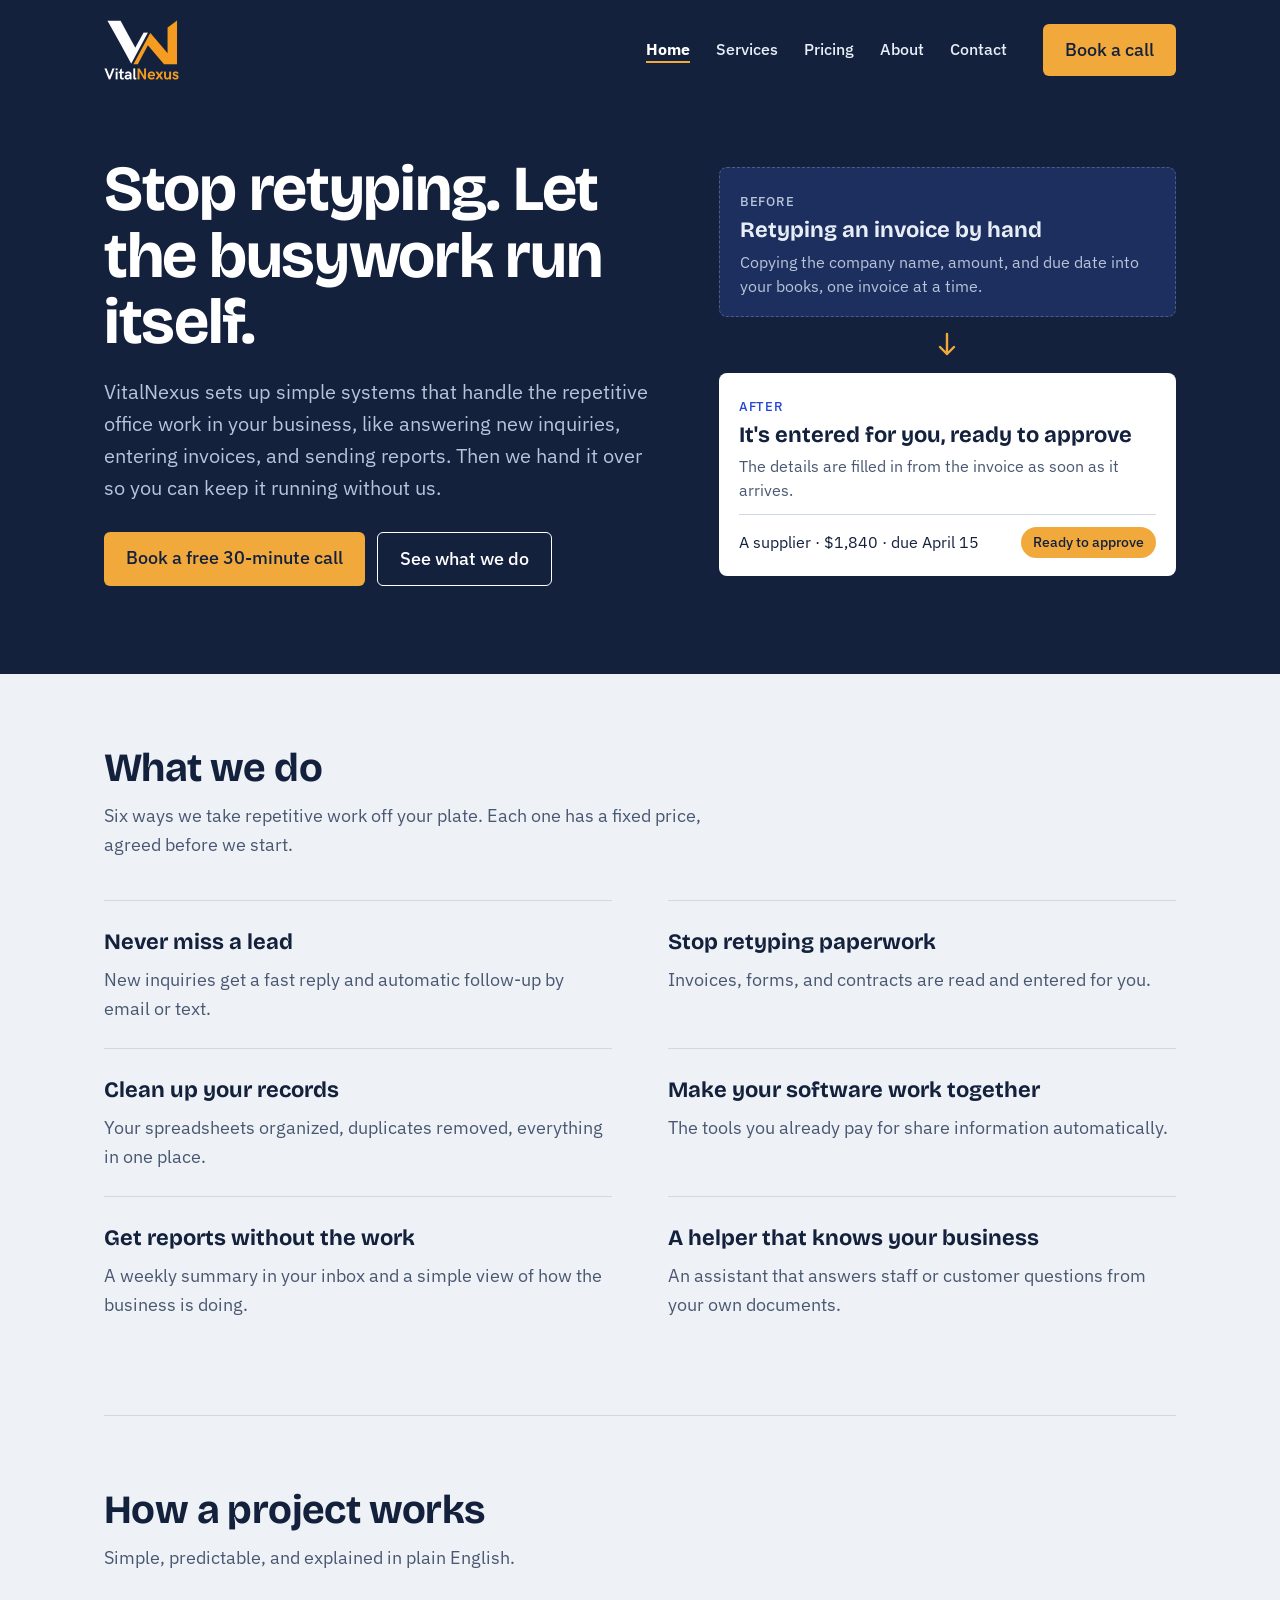
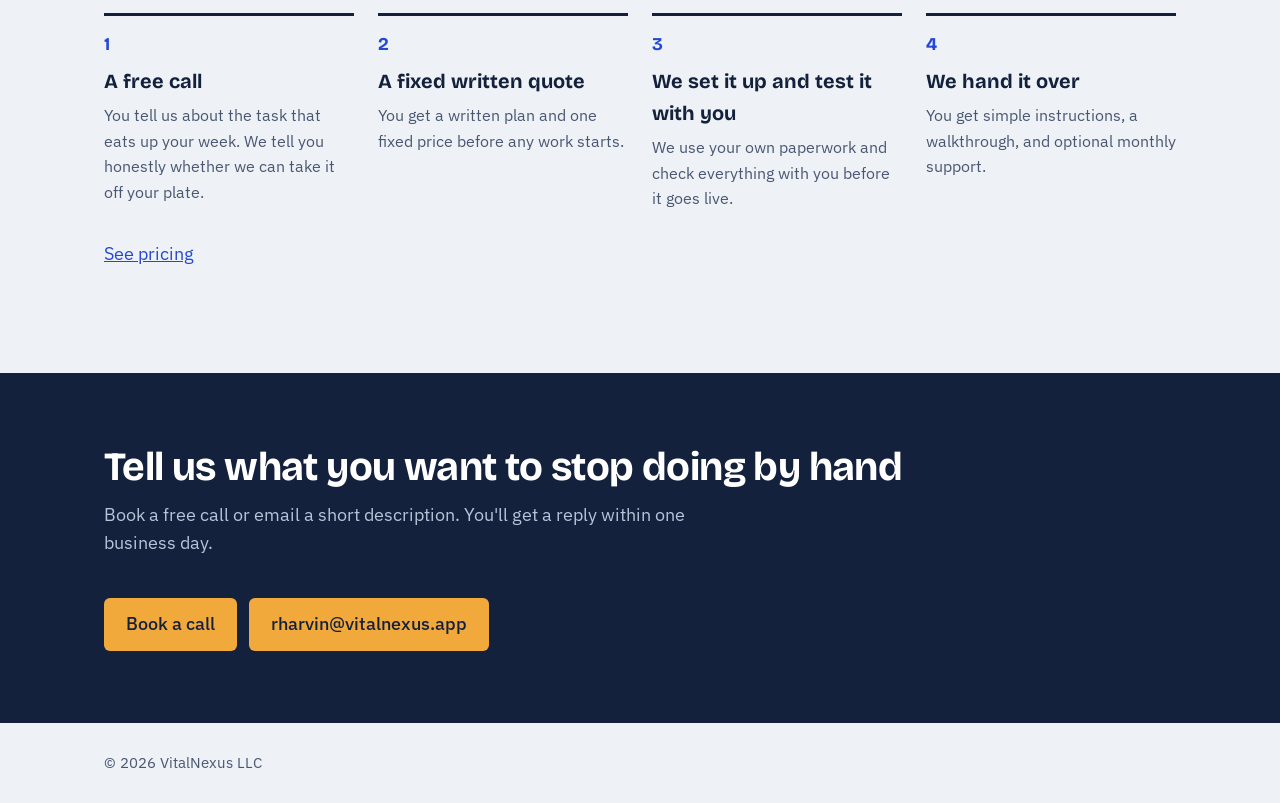
<file: index.html>
<!doctype html>
<html lang="en">
<head>
<meta charset="utf-8">
<meta name="viewport" content="width=device-width, initial-scale=1">
<title>VitalNexus | Less busywork for small businesses</title>
<meta name="description" content="VitalNexus takes repetitive office work off your plate: fast replies to new inquiries, paperwork entered for you, tidy records, and reports in your inbox.">
<link rel="icon" type="image/png" href="assets/favicon.png">
<link rel="preconnect" href="https://fonts.googleapis.com">
<link rel="preconnect" href="https://fonts.gstatic.com" crossorigin>
<link href="https://fonts.googleapis.com/css2?family=Bricolage+Grotesque:opsz,wght@12..96,500;12..96,700&family=IBM+Plex+Sans:wght@400;500;700&display=swap" rel="stylesheet">
<link rel="stylesheet" href="assets/styles.css">
<script>document.documentElement.classList.add('js')</script>
<script src="assets/menu.js" defer></script>
</head>
<body>
<div class="band">
<div class="wrap">
  <header class="site-header">
    <a class="logo" href="index.html"><img src="assets/logo-header.png" alt="VitalNexus" width="75" height="60"></a>
    <nav class="nav" id="site-nav" aria-label="Main">
      <a href="index.html" aria-current="page">Home</a>
      <a href="index.html#services">Services</a>
      <a href="pricing.html">Pricing</a>
      <a href="about.html">About</a>
      <a href="contact.html">Contact</a>
    </nav>
    <a class="btn" href="https://calendly.com/rharvin1986/30min">Book a call</a>
    <button class="menu-btn" type="button" aria-expanded="false" aria-controls="site-nav">Menu</button>
  </header>

  <main id="top">
    <div class="hero">
      <div>
        <h1>Stop retyping. Let the busywork run itself.</h1>
        <p class="lede">VitalNexus sets up simple systems that handle the repetitive office work in your business, like answering new inquiries, entering invoices, and sending reports. Then we hand it over so you can keep it running without us.</p>
        <div class="cta">
          <a class="btn" href="https://calendly.com/rharvin1986/30min">Book a free 30-minute call</a>
          <a class="btn alt" href="#services">See what we do</a>
        </div>
      </div>
      <div class="ba" aria-label="Example: before and after VitalNexus">
        <div class="ba-card ba-before">
          <p class="tag">Before</p>
          <p class="title">Retyping an invoice by hand</p>
          <p>Copying the company name, amount, and due date into your books, one invoice at a time.</p>
        </div>
        <svg class="ba-arrow" width="28" height="28" viewBox="0 0 28 28" fill="none" aria-hidden="true"><path d="M14 3v20m0 0l-7-7m7 7l7-7" stroke="currentColor" stroke-width="2.4" stroke-linecap="round" stroke-linejoin="round"/></svg>
        <div class="ba-card ba-after">
          <p class="tag">After</p>
          <p class="title">It's entered for you, ready to approve</p>
          <p>The details are filled in from the invoice as soon as it arrives.</p>
          <div class="ba-row">
            <span>A supplier &middot; $1,840 &middot; due April 15</span>
            <span class="pill">Ready to approve</span>
          </div>
        </div>
      </div>
    </div>
  </main>
</div>
</div>

<div class="wrap">
  <section id="services" class="first">
    <h2>What we do</h2>
    <p class="sub">Six ways we take repetitive work off your plate. Each one has a fixed price, agreed before we start.</p>
    <div class="services">
      <div class="svc">
        <h3>Never miss a lead</h3>
        <p>New inquiries get a fast reply and automatic follow-up by email or text.</p>
      </div>
      <div class="svc">
        <h3>Stop retyping paperwork</h3>
        <p>Invoices, forms, and contracts are read and entered for you.</p>
      </div>
      <div class="svc">
        <h3>Clean up your records</h3>
        <p>Your spreadsheets organized, duplicates removed, everything in one place.</p>
      </div>
      <div class="svc">
        <h3>Make your software work together</h3>
        <p>The tools you already pay for share information automatically.</p>
      </div>
      <div class="svc">
        <h3>Get reports without the work</h3>
        <p>A weekly summary in your inbox and a simple view of how the business is doing.</p>
      </div>
      <div class="svc">
        <h3>A helper that knows your business</h3>
        <p>An assistant that answers staff or customer questions from your own documents.</p>
      </div>
    </div>
  </section>

  <section id="process">
    <h2>How a project works</h2>
    <p class="sub">Simple, predictable, and explained in plain English.</p>
    <ol class="steps">
      <li><h3>A free call</h3><p>You tell us about the task that eats up your week. We tell you honestly whether we can take it off your plate.</p></li>
      <li><h3>A fixed written quote</h3><p>You get a written plan and one fixed price before any work starts.</p></li>
      <li><h3>We set it up and test it with you</h3><p>We use your own paperwork and check everything with you before it goes live.</p></li>
      <li><h3>We hand it over</h3><p>You get simple instructions, a walkthrough, and optional monthly support.</p></li>
    </ol>
    <p class="note"><a href="pricing.html">See pricing</a></p>
  </section>
</div>

<section class="contact" id="contact">
  <div class="wrap">
    <h2>Tell us what you want to stop doing by hand</h2>
    <p class="sub">Book a free call or email a short description. You'll get a reply within one business day.</p>
    <div class="cta">
      <a class="btn" href="https://calendly.com/rharvin1986/30min">Book a call</a>
      <a class="btn" href="mailto:rharvin@vitalnexus.app">rharvin@vitalnexus.app</a>
    </div>
  </div>
</section>

<div class="wrap">
  <footer>&copy; 2026 VitalNexus LLC</footer>
</div>
</body>
</html>
</file>
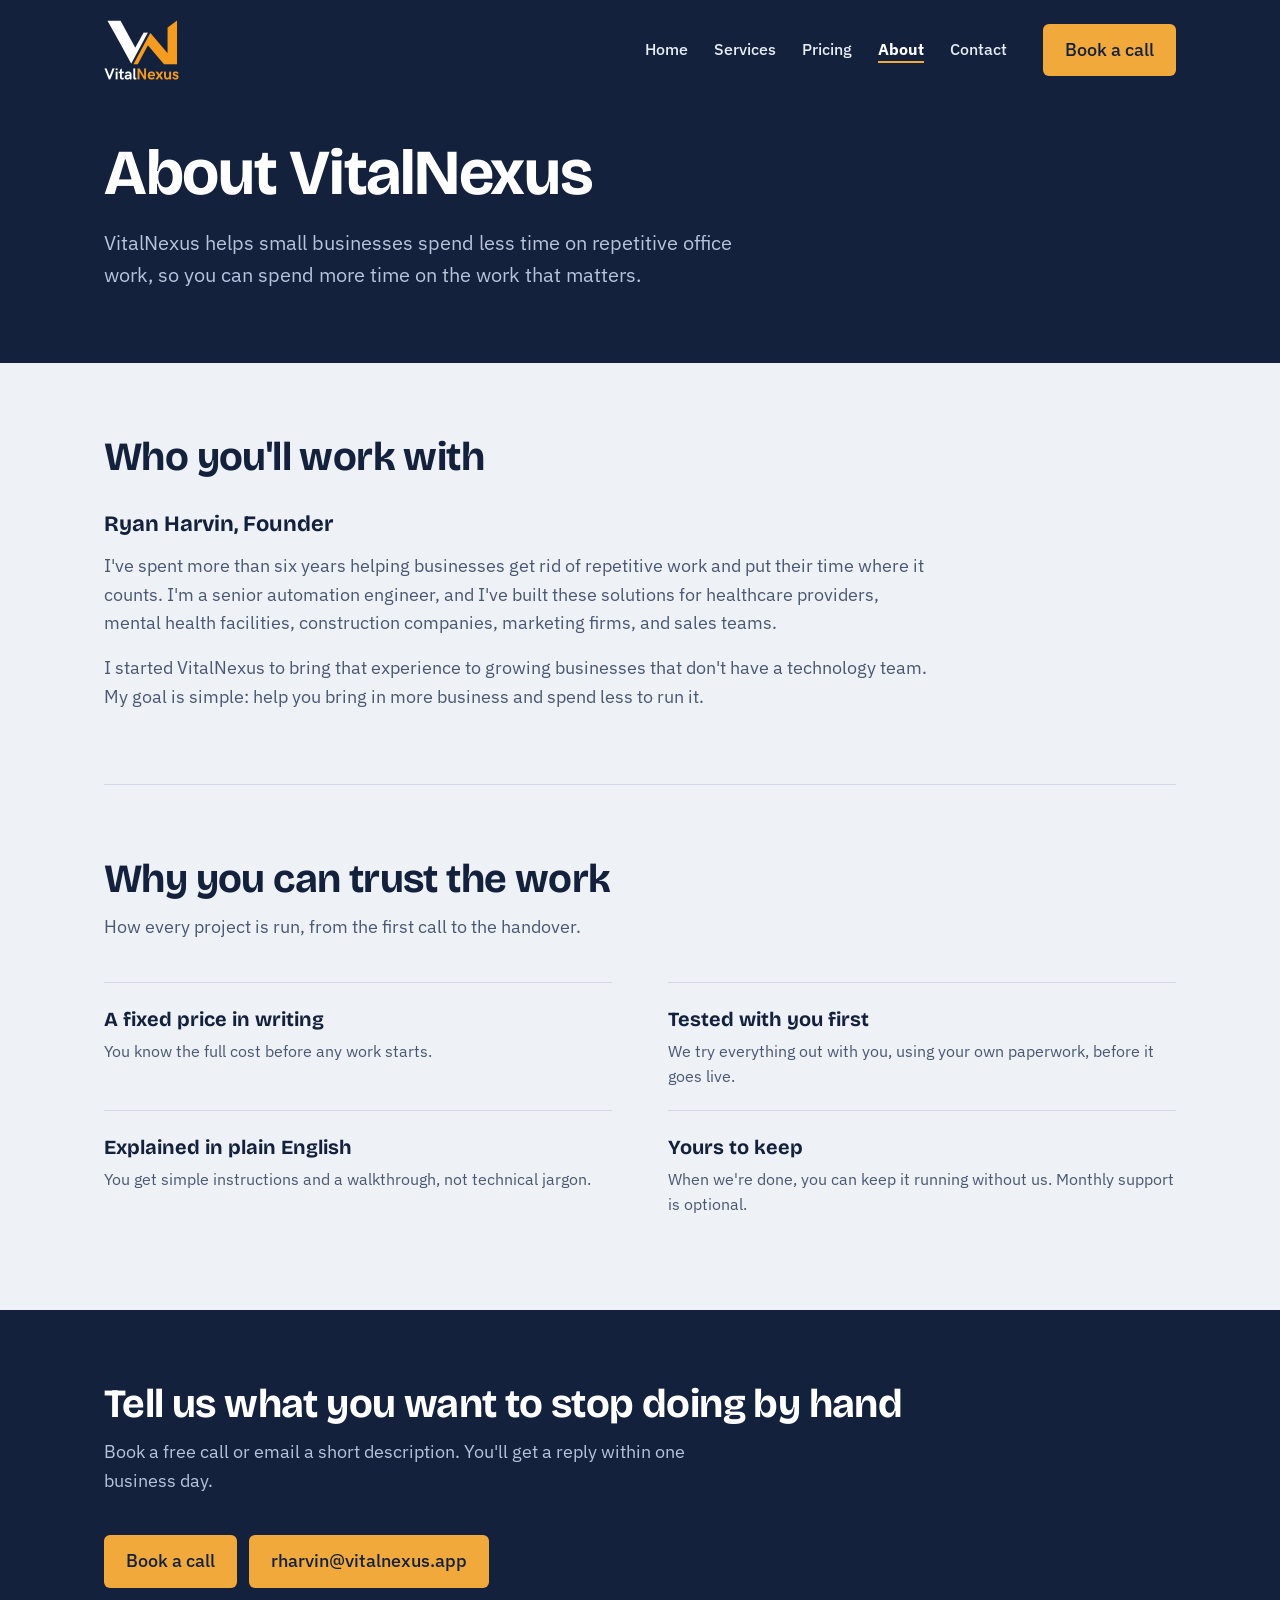
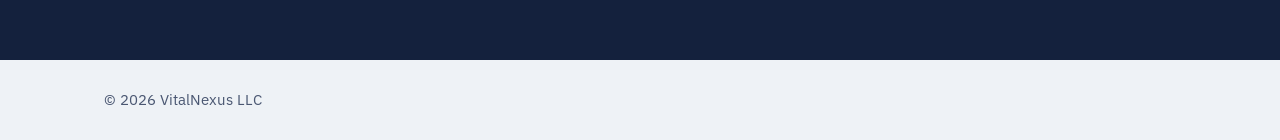
<file: about.html>
<!doctype html>
<html lang="en">
<head>
<meta charset="utf-8">
<meta name="viewport" content="width=device-width, initial-scale=1">
<title>About | VitalNexus</title>
<meta name="description" content="Who runs VitalNexus and how we work with small business owners: a fixed price in writing, testing with you first, and plain-English handover.">
<link rel="icon" type="image/png" href="assets/favicon.png">
<link rel="preconnect" href="https://fonts.googleapis.com">
<link rel="preconnect" href="https://fonts.gstatic.com" crossorigin>
<link href="https://fonts.googleapis.com/css2?family=Bricolage+Grotesque:opsz,wght@12..96,500;12..96,700&family=IBM+Plex+Sans:wght@400;500;700&display=swap" rel="stylesheet">
<link rel="stylesheet" href="assets/styles.css">
<script>document.documentElement.classList.add('js')</script>
<script src="assets/menu.js" defer></script>
</head>
<body>
<div class="band">
<div class="wrap">
  <header class="site-header">
    <a class="logo" href="index.html"><img src="assets/logo-header.png" alt="VitalNexus" width="75" height="60"></a>
    <nav class="nav" id="site-nav" aria-label="Main">
      <a href="index.html">Home</a>
      <a href="index.html#services">Services</a>
      <a href="pricing.html">Pricing</a>
      <a href="about.html" aria-current="page">About</a>
      <a href="contact.html">Contact</a>
    </nav>
    <a class="btn" href="https://calendly.com/rharvin1986/30min">Book a call</a>
    <button class="menu-btn" type="button" aria-expanded="false" aria-controls="site-nav">Menu</button>
  </header>

  <main class="page-intro">
    <h1>About VitalNexus</h1>
    <p class="lede">VitalNexus helps small businesses spend less time on repetitive office work, so you can spend more time on the work that matters.</p>
  </main>
</div>
</div>

<div class="wrap">
  <section class="first">
    <h2>Who you'll work with</h2>
    <div class="bio">
      <h3>Ryan Harvin, Founder</h3>
      <p>I've spent more than six years helping businesses get rid of repetitive work and put their time where it counts. I'm a senior automation engineer, and I've built these solutions for healthcare providers, mental health facilities, construction companies, marketing firms, and sales teams.</p>
      <p>I started VitalNexus to bring that experience to growing businesses that don't have a technology team. My goal is simple: help you bring in more business and spend less to run it.</p>
    </div>
  </section>

  <section>
    <h2>Why you can trust the work</h2>
    <p class="sub">How every project is run, from the first call to the handover.</p>
    <ul class="promises">
      <li><h3>A fixed price in writing</h3><p>You know the full cost before any work starts.</p></li>
      <li><h3>Tested with you first</h3><p>We try everything out with you, using your own paperwork, before it goes live.</p></li>
      <li><h3>Explained in plain English</h3><p>You get simple instructions and a walkthrough, not technical jargon.</p></li>
      <li><h3>Yours to keep</h3><p>When we're done, you can keep it running without us. Monthly support is optional.</p></li>
    </ul>
  </section>
</div>

<section class="contact">
  <div class="wrap">
    <h2>Tell us what you want to stop doing by hand</h2>
    <p class="sub">Book a free call or email a short description. You'll get a reply within one business day.</p>
    <div class="cta">
      <a class="btn" href="https://calendly.com/rharvin1986/30min">Book a call</a>
      <a class="btn" href="mailto:rharvin@vitalnexus.app">rharvin@vitalnexus.app</a>
    </div>
  </div>
</section>

<div class="wrap">
  <footer>&copy; 2026 VitalNexus LLC</footer>
</div>
</body>
</html>
</file>
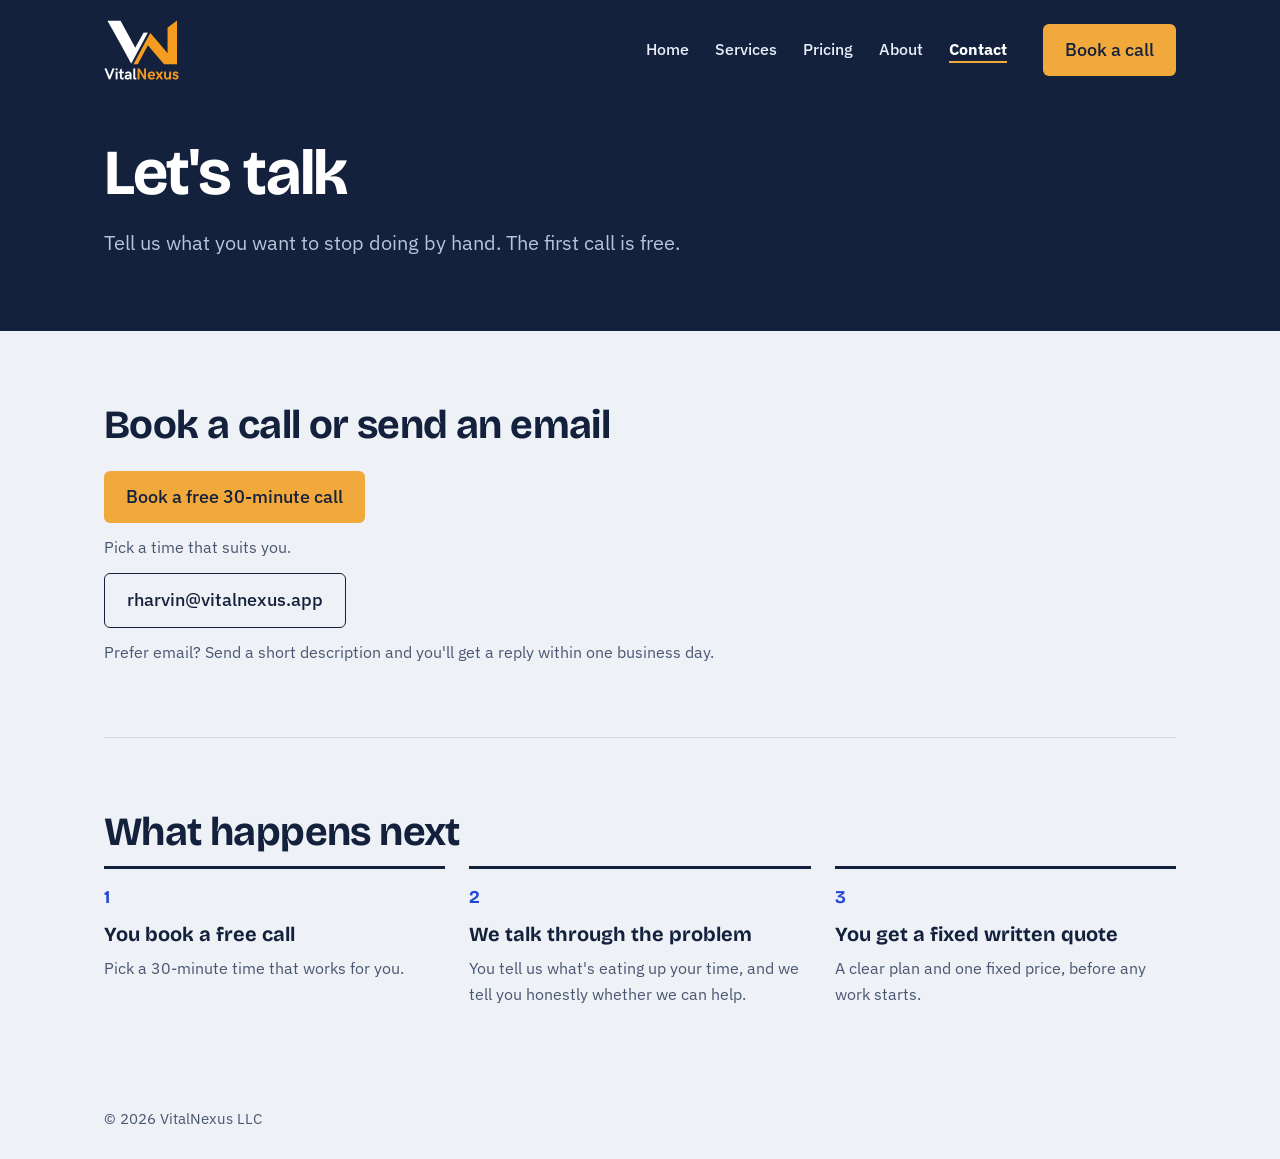
<file: contact.html>
<!doctype html>
<html lang="en">
<head>
<meta charset="utf-8">
<meta name="viewport" content="width=device-width, initial-scale=1">
<title>Contact | VitalNexus</title>
<meta name="description" content="Book a free 30-minute call or email VitalNexus. After we talk, you get a fixed written quote.">
<link rel="icon" type="image/png" href="assets/favicon.png">
<link rel="preconnect" href="https://fonts.googleapis.com">
<link rel="preconnect" href="https://fonts.gstatic.com" crossorigin>
<link href="https://fonts.googleapis.com/css2?family=Bricolage+Grotesque:opsz,wght@12..96,500;12..96,700&family=IBM+Plex+Sans:wght@400;500;700&display=swap" rel="stylesheet">
<link rel="stylesheet" href="assets/styles.css">
<script>document.documentElement.classList.add('js')</script>
<script src="assets/menu.js" defer></script>
</head>
<body>
<div class="band">
<div class="wrap">
  <header class="site-header">
    <a class="logo" href="index.html"><img src="assets/logo-header.png" alt="VitalNexus" width="75" height="60"></a>
    <nav class="nav" id="site-nav" aria-label="Main">
      <a href="index.html">Home</a>
      <a href="index.html#services">Services</a>
      <a href="pricing.html">Pricing</a>
      <a href="about.html">About</a>
      <a href="contact.html" aria-current="page">Contact</a>
    </nav>
    <a class="btn" href="https://calendly.com/rharvin1986/30min">Book a call</a>
    <button class="menu-btn" type="button" aria-expanded="false" aria-controls="site-nav">Menu</button>
  </header>

  <main class="page-intro">
    <h1>Let's talk</h1>
    <p class="lede">Tell us what you want to stop doing by hand. The first call is free.</p>
  </main>
</div>
</div>

<div class="wrap">
  <section class="first">
    <h2>Book a call or send an email</h2>
    <div class="reach">
      <a class="btn" href="https://calendly.com/rharvin1986/30min">Book a free 30-minute call</a>
      <p>Pick a time that suits you.</p>
      <a class="btn alt" href="mailto:rharvin@vitalnexus.app">rharvin@vitalnexus.app</a>
      <p>Prefer email? Send a short description and you'll get a reply within one business day.</p>
    </div>
  </section>

  <section>
    <h2>What happens next</h2>
    <ol class="steps three">
      <li><h3>You book a free call</h3><p>Pick a 30-minute time that works for you.</p></li>
      <li><h3>We talk through the problem</h3><p>You tell us what's eating up your time, and we tell you honestly whether we can help.</p></li>
      <li><h3>You get a fixed written quote</h3><p>A clear plan and one fixed price, before any work starts.</p></li>
    </ol>
  </section>
</div>

<div class="wrap">
  <footer>&copy; 2026 VitalNexus LLC</footer>
</div>
</body>
</html>
</file>
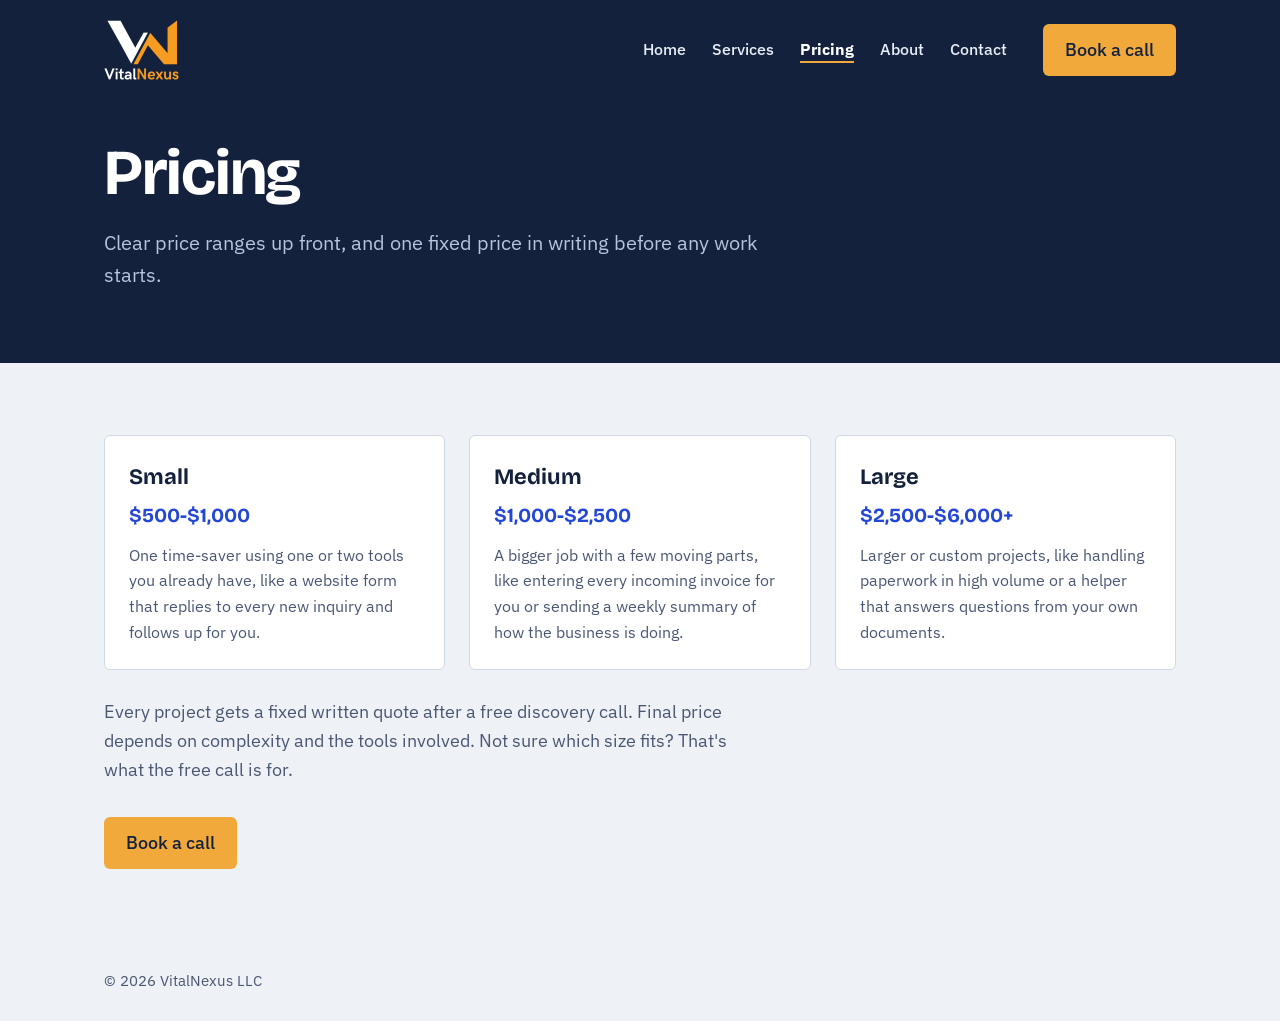
<file: pricing.html>
<!doctype html>
<html lang="en">
<head>
<meta charset="utf-8">
<meta name="viewport" content="width=device-width, initial-scale=1">
<title>Pricing | VitalNexus</title>
<meta name="description" content="Clear price ranges for small, medium, and large projects, with one fixed price in writing before any work starts.">
<link rel="icon" type="image/png" href="assets/favicon.png">
<link rel="preconnect" href="https://fonts.googleapis.com">
<link rel="preconnect" href="https://fonts.gstatic.com" crossorigin>
<link href="https://fonts.googleapis.com/css2?family=Bricolage+Grotesque:opsz,wght@12..96,500;12..96,700&family=IBM+Plex+Sans:wght@400;500;700&display=swap" rel="stylesheet">
<link rel="stylesheet" href="assets/styles.css">
<script>document.documentElement.classList.add('js')</script>
<script src="assets/menu.js" defer></script>
</head>
<body>
<div class="band">
<div class="wrap">
  <header class="site-header">
    <a class="logo" href="index.html"><img src="assets/logo-header.png" alt="VitalNexus" width="75" height="60"></a>
    <nav class="nav" id="site-nav" aria-label="Main">
      <a href="index.html">Home</a>
      <a href="index.html#services">Services</a>
      <a href="pricing.html" aria-current="page">Pricing</a>
      <a href="about.html">About</a>
      <a href="contact.html">Contact</a>
    </nav>
    <a class="btn" href="https://calendly.com/rharvin1986/30min">Book a call</a>
    <button class="menu-btn" type="button" aria-expanded="false" aria-controls="site-nav">Menu</button>
  </header>

  <main class="page-intro">
    <h1>Pricing</h1>
    <p class="lede">Clear price ranges up front, and one fixed price in writing before any work starts.</p>
  </main>
</div>
</div>

<div class="wrap">
  <section class="first" aria-label="Project sizes">
    <div class="tiers">
      <div class="tier">
        <h3>Small</h3>
        <p class="price">$500-$1,000</p>
        <p>One time-saver using one or two tools you already have, like a website form that replies to every new inquiry and follows up for you.</p>
      </div>
      <div class="tier">
        <h3>Medium</h3>
        <p class="price">$1,000-$2,500</p>
        <p>A bigger job with a few moving parts, like entering every incoming invoice for you or sending a weekly summary of how the business is doing.</p>
      </div>
      <div class="tier">
        <h3>Large</h3>
        <p class="price">$2,500-$6,000+</p>
        <p>Larger or custom projects, like handling paperwork in high volume or a helper that answers questions from your own documents.</p>
      </div>
    </div>
    <p class="note">Every project gets a fixed written quote after a free discovery call. Final price depends on complexity and the tools involved. Not sure which size fits? That's what the free call is for.</p>
    <a class="btn" href="https://calendly.com/rharvin1986/30min">Book a call</a>
  </section>
</div>

<div class="wrap">
  <footer>&copy; 2026 VitalNexus LLC</footer>
</div>
</body>
</html>
</file>
<file: assets/styles.css>
:root{
  --ground:#EEF2F6;
  --paper:#FFFFFF;
  --ink:#14213D;
  --muted:#4A5772;
  --line:#CFD8E3;
  --accent:#2447D6;
  --signal:#F2A93B;
  --on-ink:#E8EEF7;
  --on-ink-muted:#B7C4DA;
  --display:"Bricolage Grotesque","Helvetica Neue",Arial,sans-serif;
  --body:"IBM Plex Sans","Helvetica Neue",Arial,sans-serif;
}
*{box-sizing:border-box}
html{scroll-behavior:smooth}
body{margin:0;background:var(--ground);color:var(--ink);font-family:var(--body);font-size:18px;line-height:1.6}
a{color:var(--accent)}
:focus-visible{outline:3px solid var(--signal);outline-offset:3px}
.wrap{max-width:1120px;margin:0 auto;padding:0 24px}

/* buttons */
.btn{display:inline-block;min-height:48px;padding:12px 22px;background:var(--signal);color:var(--ink);font-weight:500;text-decoration:none;border-radius:6px;text-align:center}
.btn:hover{background:#E09A2B}
.btn.alt{background:transparent;color:var(--ink);border:1.5px solid var(--ink)}
.btn.alt:hover{background:var(--ink);color:var(--paper)}
.cta{display:flex;gap:12px;flex-wrap:wrap}

/* dark band: header + page intro */
.band{background:var(--ink);color:var(--on-ink)}
.band h1{color:#fff}
.band .lede{color:var(--on-ink-muted)}
.band .btn.alt{color:#fff;border-color:#fff}
.band .btn.alt:hover{background:#fff;color:var(--ink)}

/* header and navigation */
.site-header{position:relative;display:flex;align-items:center;gap:12px;padding:20px 0}
.logo{display:block;margin-right:auto}
.logo img{display:block}
.nav{display:flex;gap:2px}
.nav a{color:var(--on-ink);font-size:16px;font-weight:500;text-decoration:none;padding:10px 12px;border-radius:6px}
.nav a:hover,.nav a[aria-current="page"]{color:#fff;text-decoration:underline;text-decoration-color:var(--signal);text-decoration-thickness:2px;text-underline-offset:6px}
.nav a[aria-current="page"]{font-weight:700}
.site-header .btn{margin-left:12px}
.menu-btn{display:none;min-height:48px;padding:10px 14px;background:transparent;color:#fff;border:1.5px solid #fff;border-radius:6px;font:500 16px var(--body);cursor:pointer}
.menu-btn:hover{background:#fff;color:var(--ink)}

/* page intro on inner pages */
.page-intro{padding:40px 0 72px}
h1{font-family:var(--display);font-weight:700;font-size:clamp(38px,5.4vw,64px);line-height:1.04;letter-spacing:-.02em;margin:0 0 20px}
.lede{font-size:20px;color:var(--muted);max-width:34em;margin:0 0 28px}
.page-intro .lede{margin-bottom:0}

/* home hero */
.hero{display:grid;grid-template-columns:1.1fr .9fr;gap:56px;align-items:center;padding:56px 0 88px}
.ba{display:flex;flex-direction:column;gap:14px}
.ba-card{border-radius:8px;padding:18px 20px}
.ba-card .tag{display:inline-block;font-size:13px;font-weight:500;letter-spacing:.06em;text-transform:uppercase;margin:0 0 6px}
.ba-card p{margin:0;font-size:16px;line-height:1.5}
.ba-card .title{font-family:var(--display);font-weight:700;font-size:22px;line-height:1.2;margin:0 0 6px}
.ba-before{background:#1D2F5E;color:var(--on-ink-muted);border:1px dashed #4A5C88}
.ba-before .tag{color:var(--on-ink-muted)}
.ba-before .title{color:var(--on-ink)}
.ba-after{background:var(--paper);color:var(--muted)}
.ba-after .tag{color:var(--accent)}
.ba-after .title{color:var(--ink)}
.ba-row{display:flex;justify-content:space-between;align-items:center;gap:12px;flex-wrap:wrap;margin-top:12px;padding-top:12px;border-top:1px solid var(--line);color:var(--ink);font-size:16px}
.pill{background:var(--signal);color:var(--ink);font-size:14px;font-weight:500;padding:4px 12px;border-radius:999px}
.ba-arrow{align-self:center;color:var(--signal)}

/* sections */
section{padding:72px 0;border-top:1px solid var(--line)}
section.first{border-top:0}
h2{font-family:var(--display);font-weight:700;font-size:clamp(28px,3.6vw,40px);line-height:1.1;letter-spacing:-.015em;margin:0 0 12px}
.sub{color:var(--muted);max-width:36em;margin:0 0 40px}
.services{display:grid;grid-template-columns:1fr 1fr;column-gap:56px}
.svc{padding:24px 0;border-top:1px solid var(--line)}
.svc h3{font-family:var(--display);font-weight:700;font-size:22px;margin:0 0 6px}
.svc p{margin:0;color:var(--muted)}
.steps{list-style:none;counter-reset:s;margin:0;padding:0;display:grid;grid-template-columns:repeat(4,1fr);gap:24px}
.steps.three{grid-template-columns:repeat(3,1fr)}
.steps li{counter-increment:s;border-top:3px solid var(--ink);padding-top:14px}
.steps li::before{content:counter(s);font-family:var(--display);font-weight:700;font-size:18px;color:var(--accent)}
.steps h3{font-family:var(--display);font-size:20px;margin:6px 0}
.steps p{margin:0;color:var(--muted);font-size:16px}

/* pricing */
.tiers{display:grid;grid-template-columns:repeat(3,1fr);gap:24px}
.tier{background:var(--paper);border:1px solid var(--line);border-radius:6px;padding:24px}
.tier h3{font-family:var(--display);font-weight:700;font-size:22px;margin:0 0 4px}
.tier .price{font-family:var(--display);font-weight:700;font-size:20px;color:var(--accent);margin:0 0 12px}
.tier p{margin:0;color:var(--muted);font-size:16px}
.note{color:var(--muted);max-width:36em;margin:28px 0 32px}

/* about */
.bio{max-width:46em;margin-top:28px}
.bio h3{font-family:var(--display);font-weight:700;font-size:22px;margin:0 0 10px}
.bio p{margin:0 0 16px;color:var(--muted)}
.bio p:last-child{margin-bottom:0}
.promises{list-style:none;margin:0;padding:0;display:grid;grid-template-columns:1fr 1fr;column-gap:56px}
.promises li{padding:20px 0;border-top:1px solid var(--line)}
.promises h3{font-family:var(--display);font-weight:700;font-size:20px;margin:0 0 4px}
.promises p{margin:0;color:var(--muted);font-size:16px}

/* contact */
.reach{display:flex;flex-direction:column;gap:12px;align-items:flex-start;margin-top:24px}
.reach p{margin:0;color:var(--muted);font-size:16px}

/* closing call-to-action band */
.contact{background:var(--ink);color:var(--on-ink);border-top:0}
.contact h2{color:#fff}
.contact .sub{color:var(--on-ink-muted)}
.contact .btn:hover{background:#FFC25E}
footer{padding:28px 0;color:var(--muted);font-size:15px}

@media (max-width:820px){
  .hero{grid-template-columns:1fr;gap:36px;padding-bottom:56px}
  .services,.promises{grid-template-columns:1fr}
  .steps{grid-template-columns:1fr 1fr}
  .steps.three{grid-template-columns:1fr}
  .tiers{grid-template-columns:1fr}

  /* phone navigation: links collapse behind the Menu button (only when JS runs) */
  .js .menu-btn{display:inline-block}
  .site-header{flex-wrap:wrap}
  .nav{order:5;width:100%;flex-wrap:wrap}
  .js .nav{display:none;position:absolute;top:100%;left:0;right:0;z-index:10;flex-direction:column;gap:0;background:var(--ink);border:1px solid #2E3F68;border-radius:8px;padding:8px}
  .js .nav.open{display:flex}
  .js .nav a{padding:14px 16px;font-size:18px}
  .site-header .btn{margin-left:0}
}
@media (max-width:520px){
  .steps{grid-template-columns:1fr}
  body{font-size:17px}
  .site-header{gap:8px}
  .site-header .btn{padding:12px 14px}
}
@media (max-width:400px){
  .site-header{gap:6px}
  .site-header .btn{padding:12px 10px;font-size:16px}
  .menu-btn{padding:10px}
}
@media (prefers-reduced-motion:reduce){html{scroll-behavior:auto}}
</file>
